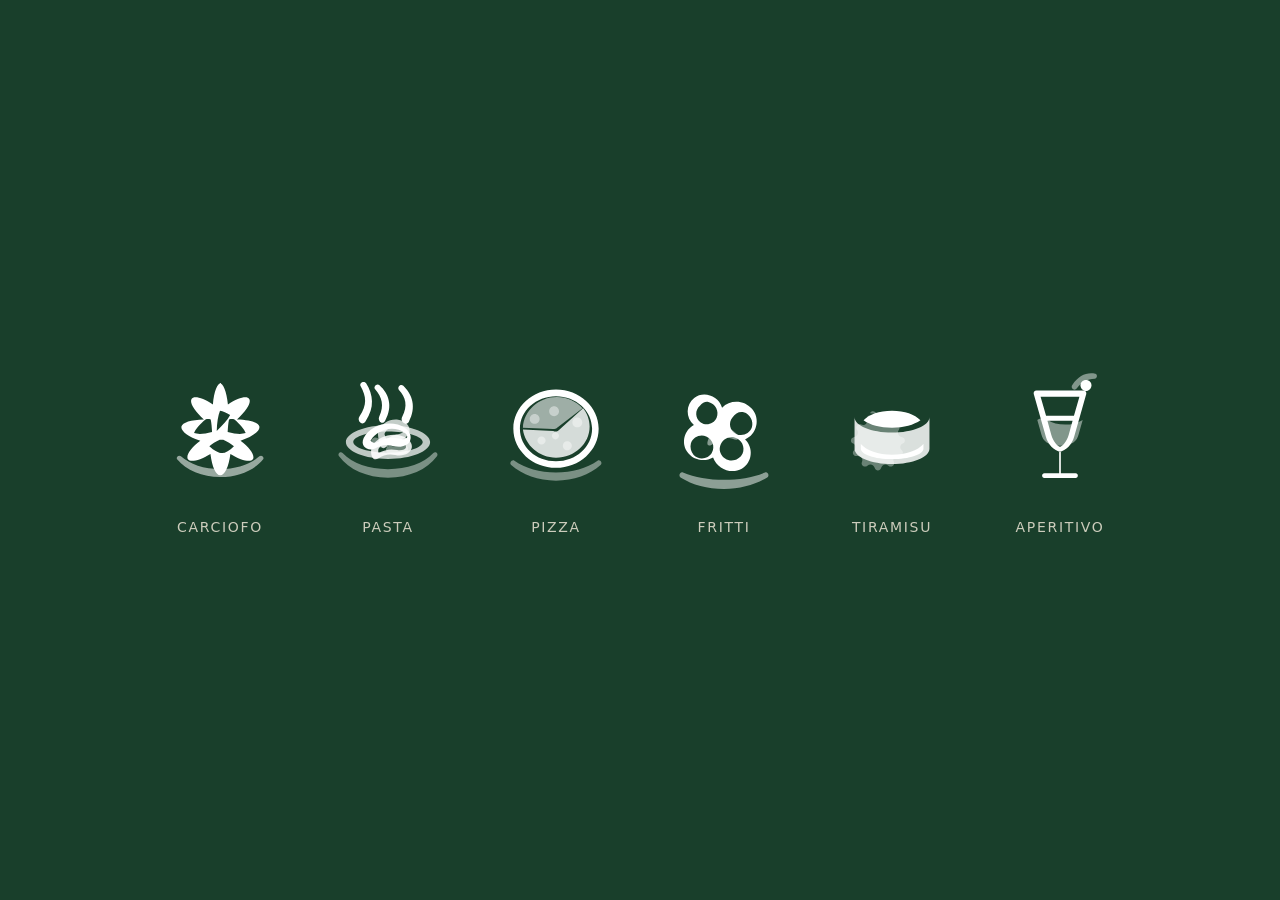
<file: assets/img/food-svgs/preview.html>
<!doctype html>
<html lang="en">
<head>
  <meta charset="utf-8" />
  <meta name="viewport" content="width=device-width, initial-scale=1" />
  <title>Pino Food SVG Preview</title>
  <style>
    :root { color-scheme: dark; --green: #193f2b; --paper: #f4ecdc; }
    body {
      margin: 0;
      min-height: 100vh;
      display: grid;
      place-items: center;
      background: var(--green);
      color: var(--paper);
      font: 14px/1.4 system-ui, sans-serif;
    }
    main {
      width: min(980px, calc(100vw - 48px));
      display: grid;
      grid-template-columns: repeat(auto-fit, minmax(140px, 1fr));
      gap: 28px;
    }
    figure { margin: 0; text-align: center; }
    img { width: 100%; aspect-ratio: 1; object-fit: contain; }
    figcaption { margin-top: 10px; letter-spacing: .12em; text-transform: uppercase; opacity: .82; }
  </style>
</head>
<body>
  <main>
    <figure><img src="pino-food-artichoke.svg" alt="Artichoke" /><figcaption>Carciofo</figcaption></figure>
    <figure><img src="pino-food-pasta.svg" alt="Pasta" /><figcaption>Pasta</figcaption></figure>
    <figure><img src="pino-food-pizza.svg" alt="Pizza" /><figcaption>Pizza</figcaption></figure>
    <figure><img src="pino-food-suppli.svg" alt="Fritti" /><figcaption>Fritti</figcaption></figure>
    <figure><img src="pino-food-tiramisu.svg" alt="Tiramisu" /><figcaption>Tiramisu</figcaption></figure>
    <figure><img src="pino-food-aperitivo.svg" alt="Aperitivo" /><figcaption>Aperitivo</figcaption></figure>
  </main>
</body>
</html>
</file>
